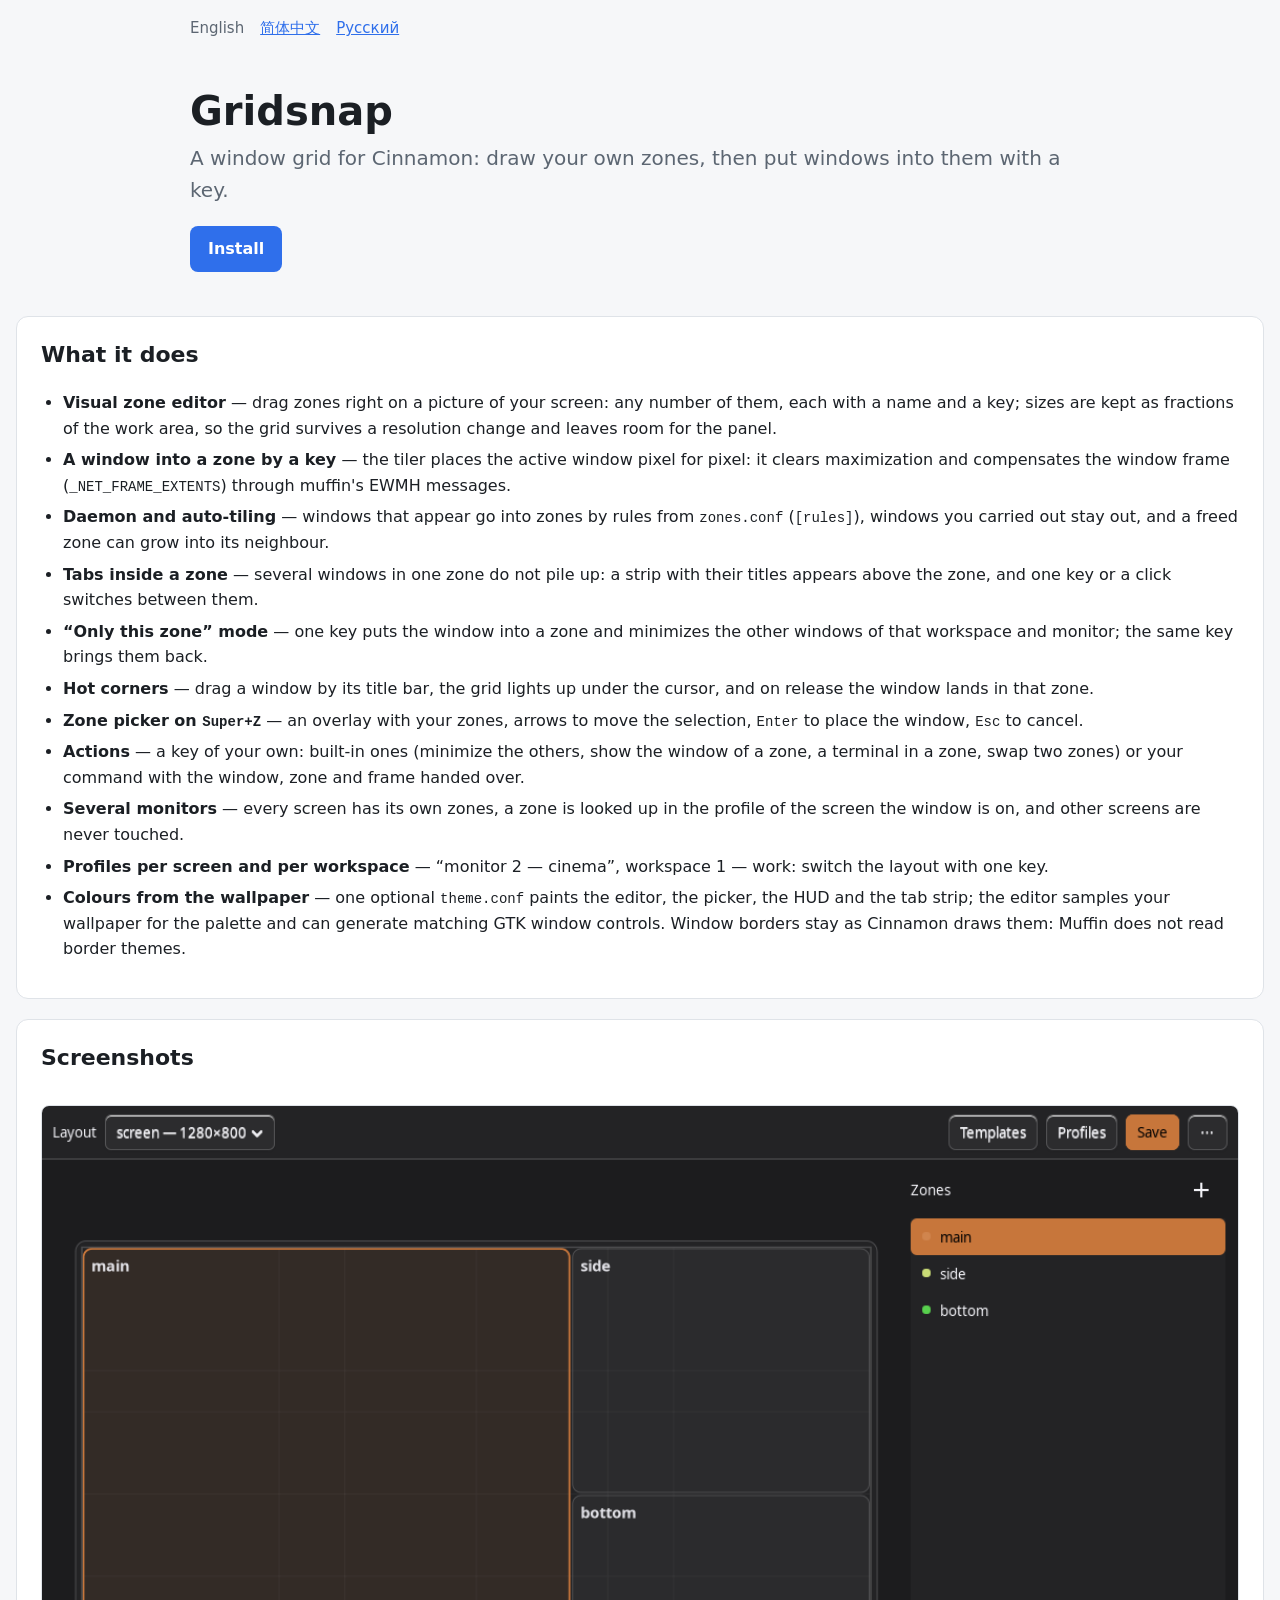
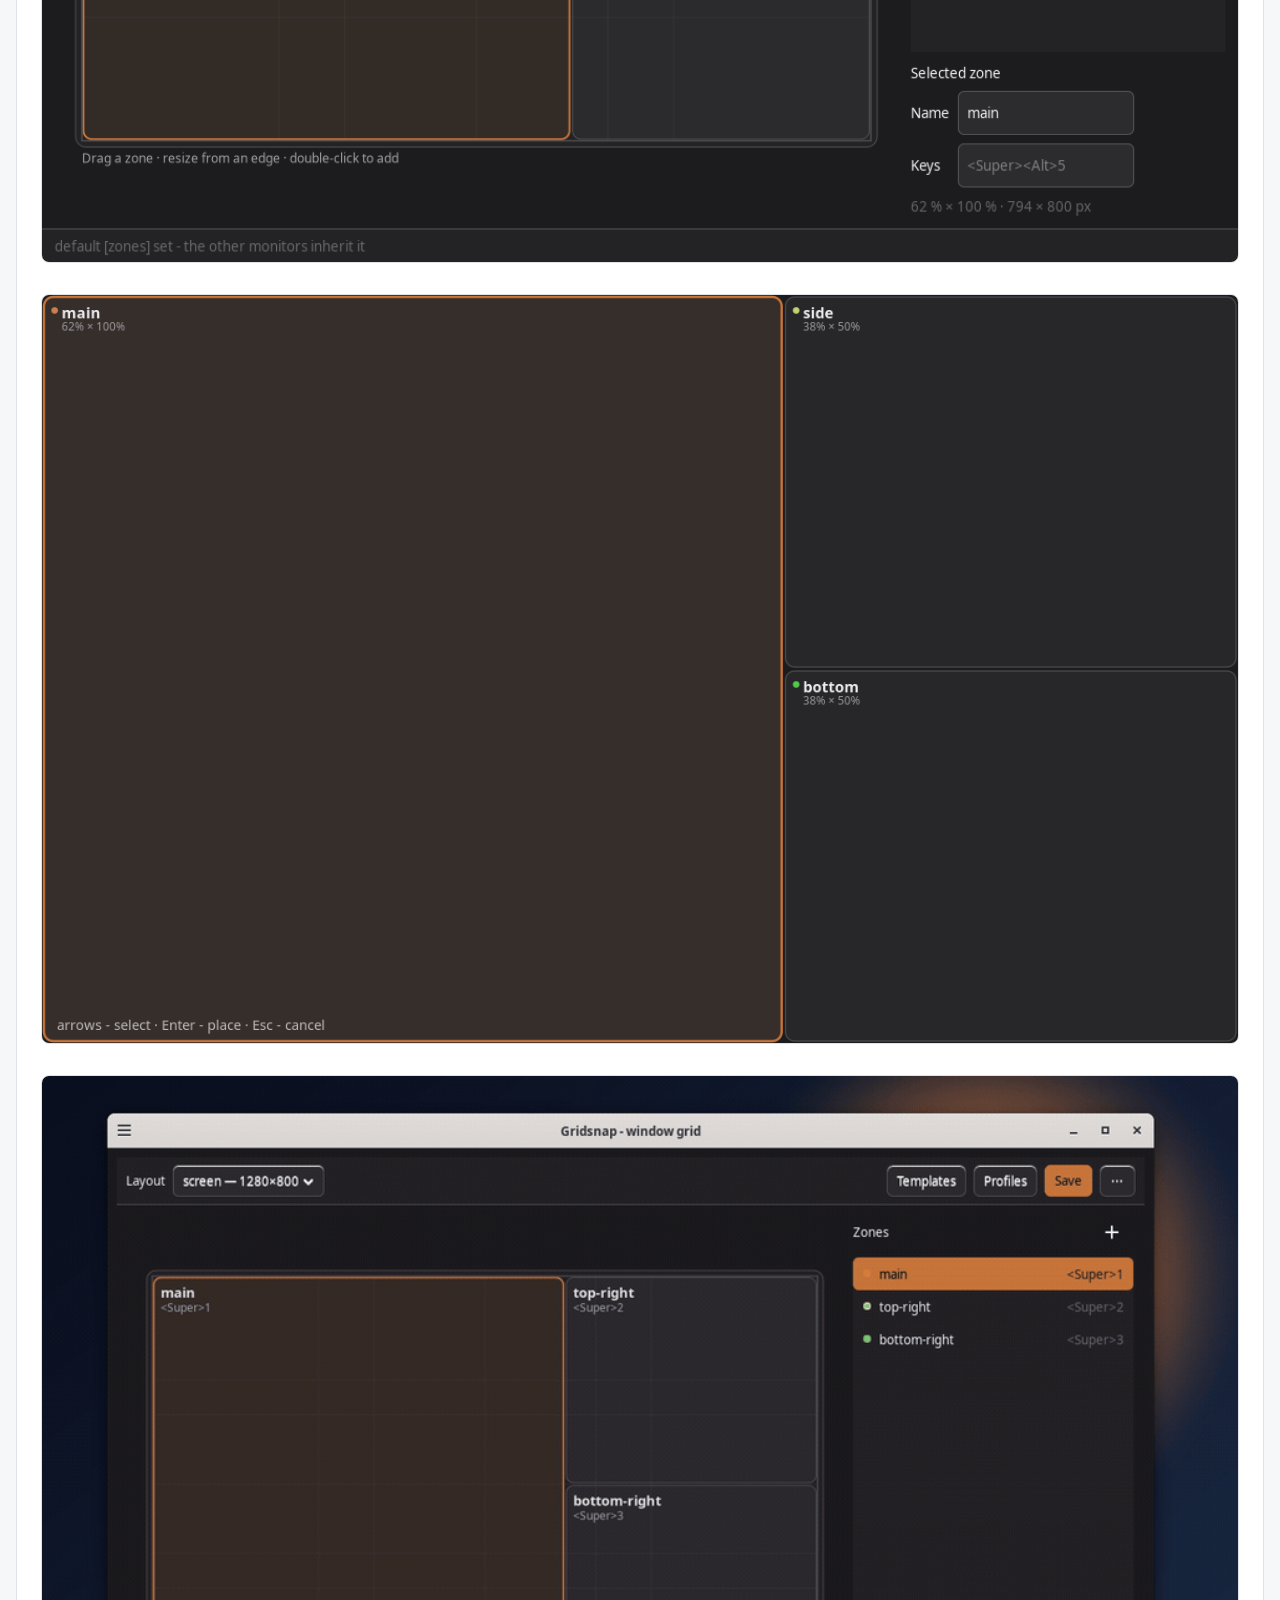
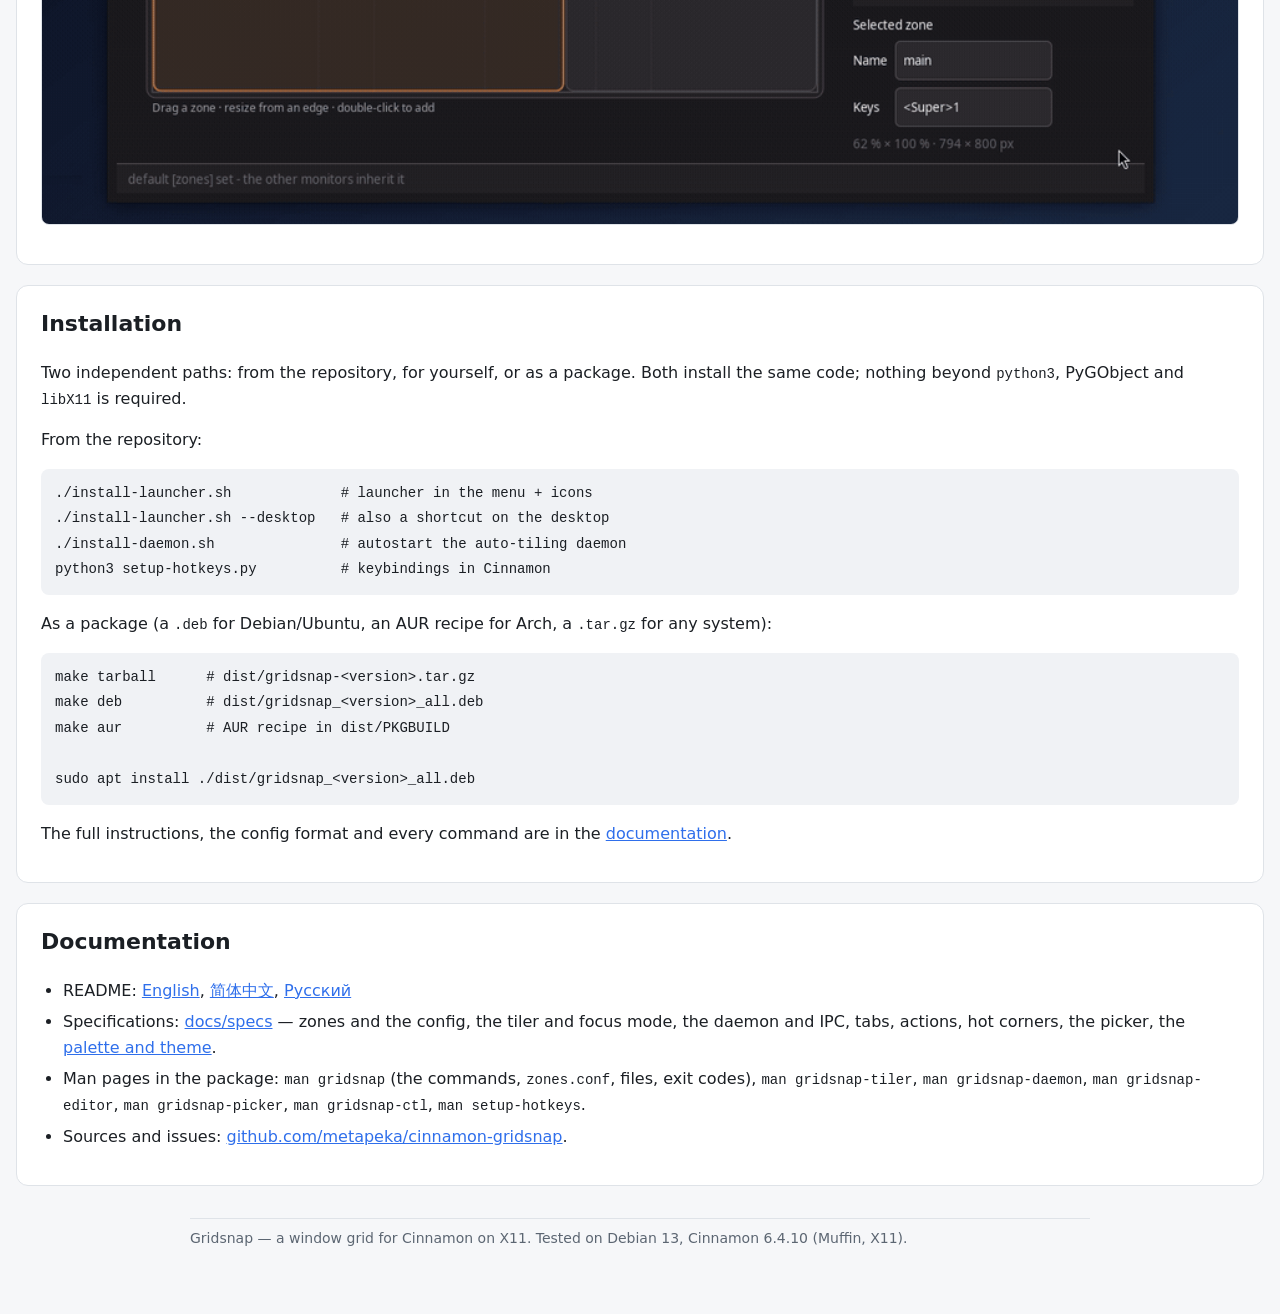
<file: site/index.html>
<!DOCTYPE html>
<html lang="en">
<head>
<meta charset="utf-8">
<meta name="viewport" content="width=device-width, initial-scale=1">
<title>Gridsnap — window zones for Cinnamon (X11)</title>
<meta name="description" content="A visual zone editor and window tiler for Cinnamon on X11: draw your own grid, put windows into zones with a hotkey, tabs inside a zone, hot corners, actions.">
<link rel="stylesheet" href="style.css">
</head>
<body>
<nav id="lang" aria-label="Language">
<span class="current" aria-current="page">English</span>
<a href="index.zh.html">简体中文</a>
<a href="index.ru.html">Русский</a>
</nav>
<header id="top">
<h1>Gridsnap</h1>
<p class="tagline">A window grid for Cinnamon: draw your own zones, then put windows into them with a key.</p>
<p><a class="button" href="#install">Install</a></p>
</header>
<section id="features">
<h2>What it does</h2>
<ul>
<li><strong>Visual zone editor</strong> — drag zones right on a picture of your screen: any number of them, each with a name and a key; sizes are kept as fractions of the work area, so the grid survives a resolution change and leaves room for the panel.</li>
<li><strong>A window into a zone by a key</strong> — the tiler places the active window pixel for pixel: it clears maximization and compensates the window frame (<code>_NET_FRAME_EXTENTS</code>) through muffin's EWMH messages.</li>
<li><strong>Daemon and auto-tiling</strong> — windows that appear go into zones by rules from <code>zones.conf</code> (<code>[rules]</code>), windows you carried out stay out, and a freed zone can grow into its neighbour.</li>
<li><strong>Tabs inside a zone</strong> — several windows in one zone do not pile up: a strip with their titles appears above the zone, and one key or a click switches between them.</li>
<li><strong>“Only this zone” mode</strong> — one key puts the window into a zone and minimizes the other windows of that workspace and monitor; the same key brings them back.</li>
<li><strong>Hot corners</strong> — drag a window by its title bar, the grid lights up under the cursor, and on release the window lands in that zone.</li>
<li><strong>Zone picker on <code>Super+Z</code></strong> — an overlay with your zones, arrows to move the selection, <code>Enter</code> to place the window, <code>Esc</code> to cancel.</li>
<li><strong>Actions</strong> — a key of your own: built-in ones (minimize the others, show the window of a zone, a terminal in a zone, swap two zones) or your command with the window, zone and frame handed over.</li>
<li><strong>Several monitors</strong> — every screen has its own zones, a zone is looked up in the profile of the screen the window is on, and other screens are never touched.</li>
<li><strong>Profiles per screen and per workspace</strong> — “monitor 2 — cinema”, workspace 1 — work: switch the layout with one key.</li>
<li><strong>Colours from the wallpaper</strong> — one optional <code>theme.conf</code> paints the editor, the picker, the HUD and the tab strip; the editor samples your wallpaper for the palette and can generate matching GTK window controls. Window borders stay as Cinnamon draws them: Muffin does not read border themes.</li>
</ul>
</section>
<section id="screenshots">
<h2>Screenshots</h2>
<img class="shot" src="assets/editor.png" alt="Zone editor: the screen with zones, the list of zones on the right">
<img class="shot" src="assets/picker.png" alt="Zone picker overlay: the grid with the selected zone highlighted">
<img class="shot" src="assets/demo.gif" alt="The editor placing a window into a zone">
</section>
<section id="install">
<h2>Installation</h2>
<p>Two independent paths: from the repository, for yourself, or as a package. Both install the same code; nothing beyond <code>python3</code>, PyGObject and <code>libX11</code> is required.</p>
<p>From the repository:</p>
<pre><code>./install-launcher.sh             # launcher in the menu + icons
./install-launcher.sh --desktop   # also a shortcut on the desktop
./install-daemon.sh               # autostart the auto-tiling daemon
python3 setup-hotkeys.py          # keybindings in Cinnamon</code></pre>
<p>As a package (a <code>.deb</code> for Debian/Ubuntu, an AUR recipe for Arch, a <code>.tar.gz</code> for any system):</p>
<pre><code>make tarball      # dist/gridsnap-&lt;version&gt;.tar.gz
make deb          # dist/gridsnap_&lt;version&gt;_all.deb
make aur          # AUR recipe in dist/PKGBUILD

sudo apt install ./dist/gridsnap_&lt;version&gt;_all.deb</code></pre>
<p>The full instructions, the config format and every command are in the <a href="#docs">documentation</a>.</p>
</section>
<section id="docs">
<h2>Documentation</h2>
<ul>
<li>README: <a href="https://github.com/metapeka/cinnamon-gridsnap/blob/main/README.md">English</a>,
<a href="https://github.com/metapeka/cinnamon-gridsnap/blob/main/README.zh.md">简体中文</a>,
<a href="https://github.com/metapeka/cinnamon-gridsnap/blob/main/README.ru.md">Русский</a></li>
<li>Specifications: <a href="https://github.com/metapeka/cinnamon-gridsnap/tree/main/docs/specs">docs/specs</a> —
zones and the config, the tiler and focus mode, the daemon and IPC, tabs, actions, hot corners, the
picker, the <a href="https://github.com/metapeka/cinnamon-gridsnap/blob/main/docs/specs/theme.md">palette
and theme</a>.</li>
<li>Man pages in the package: <code>man gridsnap</code> (the commands, <code>zones.conf</code>, files, exit codes),
<code>man gridsnap-tiler</code>, <code>man gridsnap-daemon</code>, <code>man gridsnap-editor</code>,
<code>man gridsnap-picker</code>, <code>man gridsnap-ctl</code>, <code>man setup-hotkeys</code>.</li>
<li>Sources and issues: <a href="https://github.com/metapeka/cinnamon-gridsnap">github.com/metapeka/cinnamon-gridsnap</a>.</li>
</ul>
</section>
<footer>Gridsnap — a window grid for Cinnamon on X11. Tested on Debian 13, Cinnamon 6.4.10 (Muffin, X11).</footer>
</body>
</html>
</file>
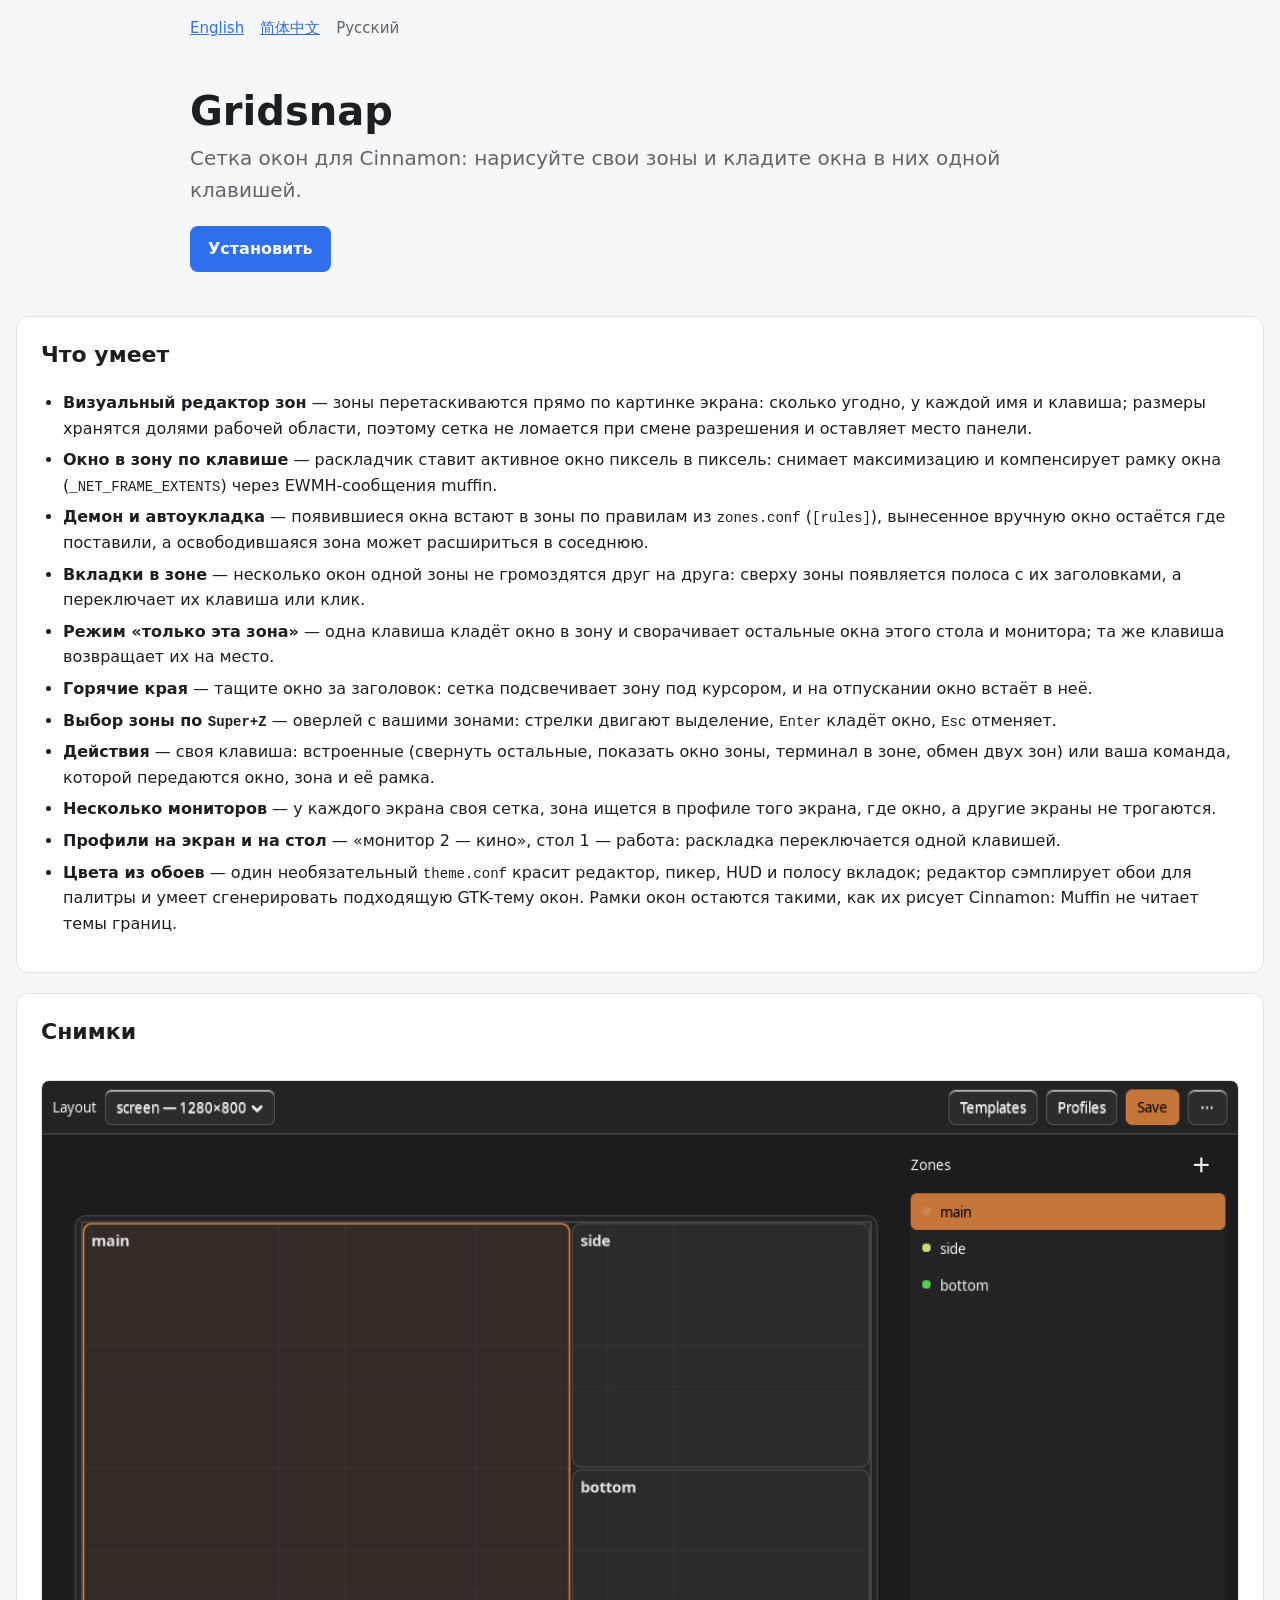
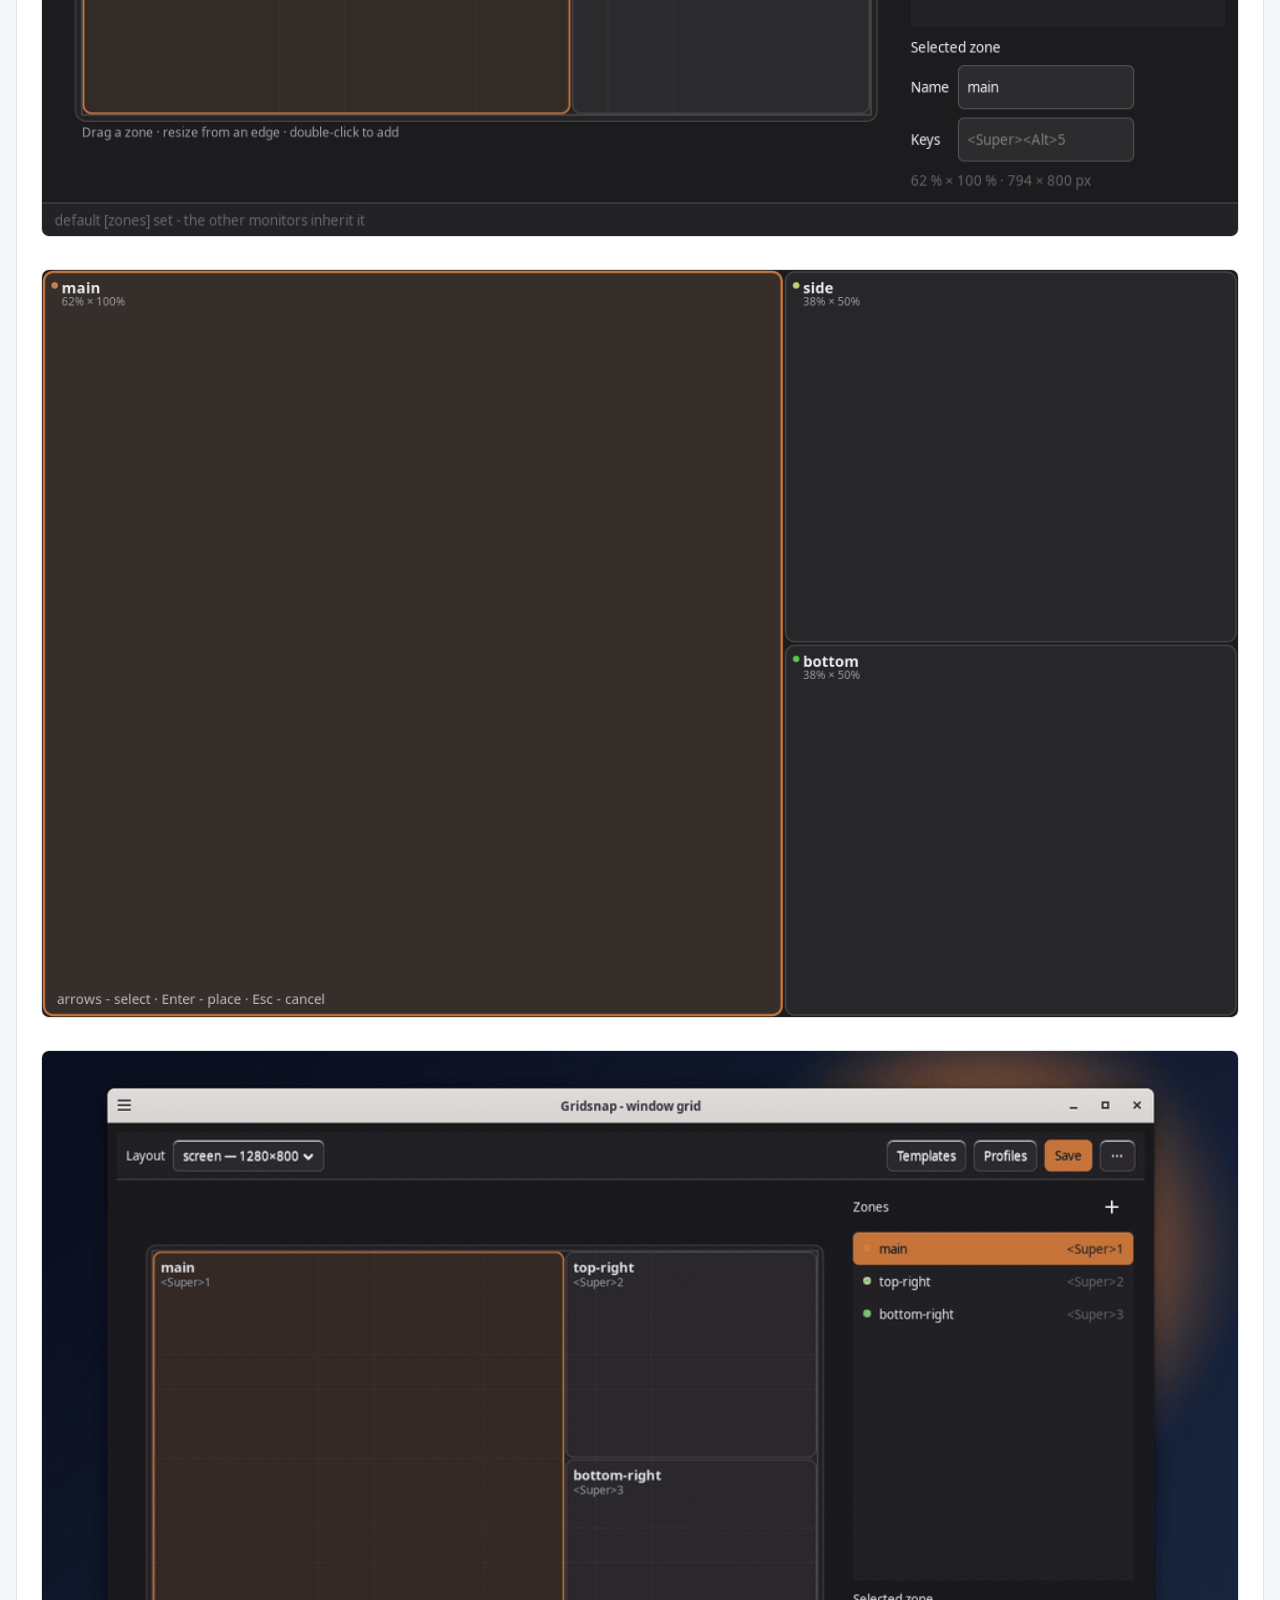
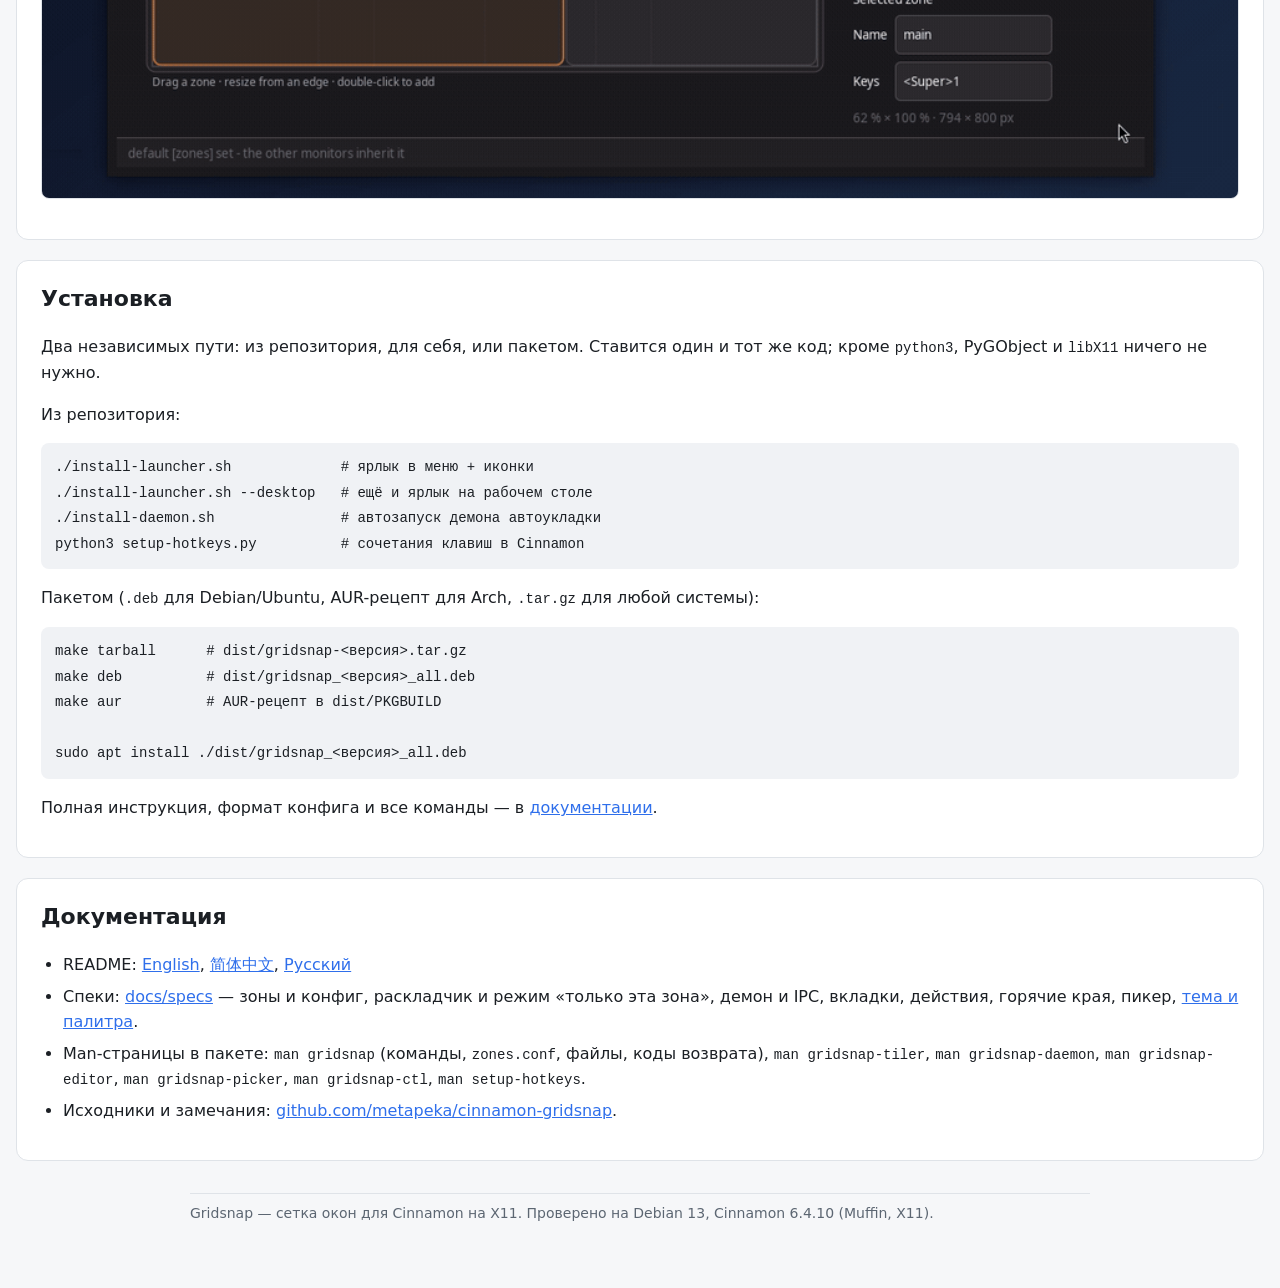
<file: site/index.ru.html>
<!DOCTYPE html>
<html lang="ru">
<head>
<meta charset="utf-8">
<meta name="viewport" content="width=device-width, initial-scale=1">
<title>Gridsnap — зоны окон для Cinnamon (X11)</title>
<meta name="description" content="Визуальный редактор зон и раскладчик окон для Cinnamon на X11: своя сетка, окно в зону по клавише, вкладки в зоне, горячие края, действия.">
<link rel="stylesheet" href="style.css">
</head>
<body>
<nav id="lang" aria-label="Язык">
<a href="index.html">English</a>
<a href="index.zh.html">简体中文</a>
<span class="current" aria-current="page">Русский</span>
</nav>
<header id="top">
<h1>Gridsnap</h1>
<p class="tagline">Сетка окон для Cinnamon: нарисуйте свои зоны и кладите окна в них одной клавишей.</p>
<p><a class="button" href="#install">Установить</a></p>
</header>
<section id="features">
<h2>Что умеет</h2>
<ul>
<li><strong>Визуальный редактор зон</strong> — зоны перетаскиваются прямо по картинке экрана: сколько угодно, у каждой имя и клавиша; размеры хранятся долями рабочей области, поэтому сетка не ломается при смене разрешения и оставляет место панели.</li>
<li><strong>Окно в зону по клавише</strong> — раскладчик ставит активное окно пиксель в пиксель: снимает максимизацию и компенсирует рамку окна (<code>_NET_FRAME_EXTENTS</code>) через EWMH-сообщения muffin.</li>
<li><strong>Демон и автоукладка</strong> — появившиеся окна встают в зоны по правилам из <code>zones.conf</code> (<code>[rules]</code>), вынесенное вручную окно остаётся где поставили, а освободившаяся зона может расшириться в соседнюю.</li>
<li><strong>Вкладки в зоне</strong> — несколько окон одной зоны не громоздятся друг на друга: сверху зоны появляется полоса с их заголовками, а переключает их клавиша или клик.</li>
<li><strong>Режим «только эта зона»</strong> — одна клавиша кладёт окно в зону и сворачивает остальные окна этого стола и монитора; та же клавиша возвращает их на место.</li>
<li><strong>Горячие края</strong> — тащите окно за заголовок: сетка подсвечивает зону под курсором, и на отпускании окно встаёт в неё.</li>
<li><strong>Выбор зоны по <code>Super+Z</code></strong> — оверлей с вашими зонами: стрелки двигают выделение, <code>Enter</code> кладёт окно, <code>Esc</code> отменяет.</li>
<li><strong>Действия</strong> — своя клавиша: встроенные (свернуть остальные, показать окно зоны, терминал в зоне, обмен двух зон) или ваша команда, которой передаются окно, зона и её рамка.</li>
<li><strong>Несколько мониторов</strong> — у каждого экрана своя сетка, зона ищется в профиле того экрана, где окно, а другие экраны не трогаются.</li>
<li><strong>Профили на экран и на стол</strong> — «монитор 2 — кино», стол 1 — работа: раскладка переключается одной клавишей.</li>
<li><strong>Цвета из обоев</strong> — один необязательный <code>theme.conf</code> красит редактор, пикер, HUD и полосу вкладок; редактор сэмплирует обои для палитры и умеет сгенерировать подходящую GTK-тему окон. Рамки окон остаются такими, как их рисует Cinnamon: Muffin не читает темы границ.</li>
</ul>
</section>
<section id="screenshots">
<h2>Снимки</h2>
<img class="shot" src="assets/editor.png" alt="Редактор зон: экран с зонами и список зон справа">
<img class="shot" src="assets/picker.png" alt="Оверлей выбора зоны: сетка с подсвеченной выбранной зоной">
<img class="shot" src="assets/demo.gif" alt="Редактор ставит окно в зону">
</section>
<section id="install">
<h2>Установка</h2>
<p>Два независимых пути: из репозитория, для себя, или пакетом. Ставится один и тот же код; кроме <code>python3</code>, PyGObject и <code>libX11</code> ничего не нужно.</p>
<p>Из репозитория:</p>
<pre><code>./install-launcher.sh             # ярлык в меню + иконки
./install-launcher.sh --desktop   # ещё и ярлык на рабочем столе
./install-daemon.sh               # автозапуск демона автоукладки
python3 setup-hotkeys.py          # сочетания клавиш в Cinnamon</code></pre>
<p>Пакетом (<code>.deb</code> для Debian/Ubuntu, AUR-рецепт для Arch, <code>.tar.gz</code> для любой системы):</p>
<pre><code>make tarball      # dist/gridsnap-&lt;версия&gt;.tar.gz
make deb          # dist/gridsnap_&lt;версия&gt;_all.deb
make aur          # AUR-рецепт в dist/PKGBUILD

sudo apt install ./dist/gridsnap_&lt;версия&gt;_all.deb</code></pre>
<p>Полная инструкция, формат конфига и все команды — в <a href="#docs">документации</a>.</p>
</section>
<section id="docs">
<h2>Документация</h2>
<ul>
<li>README: <a href="https://github.com/metapeka/cinnamon-gridsnap/blob/main/README.md">English</a>,
<a href="https://github.com/metapeka/cinnamon-gridsnap/blob/main/README.zh.md">简体中文</a>,
<a href="https://github.com/metapeka/cinnamon-gridsnap/blob/main/README.ru.md">Русский</a></li>
<li>Спеки: <a href="https://github.com/metapeka/cinnamon-gridsnap/tree/main/docs/specs">docs/specs</a> —
зоны и конфиг, раскладчик и режим «только эта зона», демон и IPC, вкладки, действия, горячие края,
пикер, <a href="https://github.com/metapeka/cinnamon-gridsnap/blob/main/docs/specs/theme.md">тема и палитра</a>.</li>
<li>Man-страницы в пакете: <code>man gridsnap</code> (команды, <code>zones.conf</code>, файлы, коды возврата),
<code>man gridsnap-tiler</code>, <code>man gridsnap-daemon</code>, <code>man gridsnap-editor</code>,
<code>man gridsnap-picker</code>, <code>man gridsnap-ctl</code>, <code>man setup-hotkeys</code>.</li>
<li>Исходники и замечания: <a href="https://github.com/metapeka/cinnamon-gridsnap">github.com/metapeka/cinnamon-gridsnap</a>.</li>
</ul>
</section>
<footer>Gridsnap — сетка окон для Cinnamon на X11. Проверено на Debian 13, Cinnamon 6.4.10 (Muffin, X11).</footer>
</body>
</html>
</file>
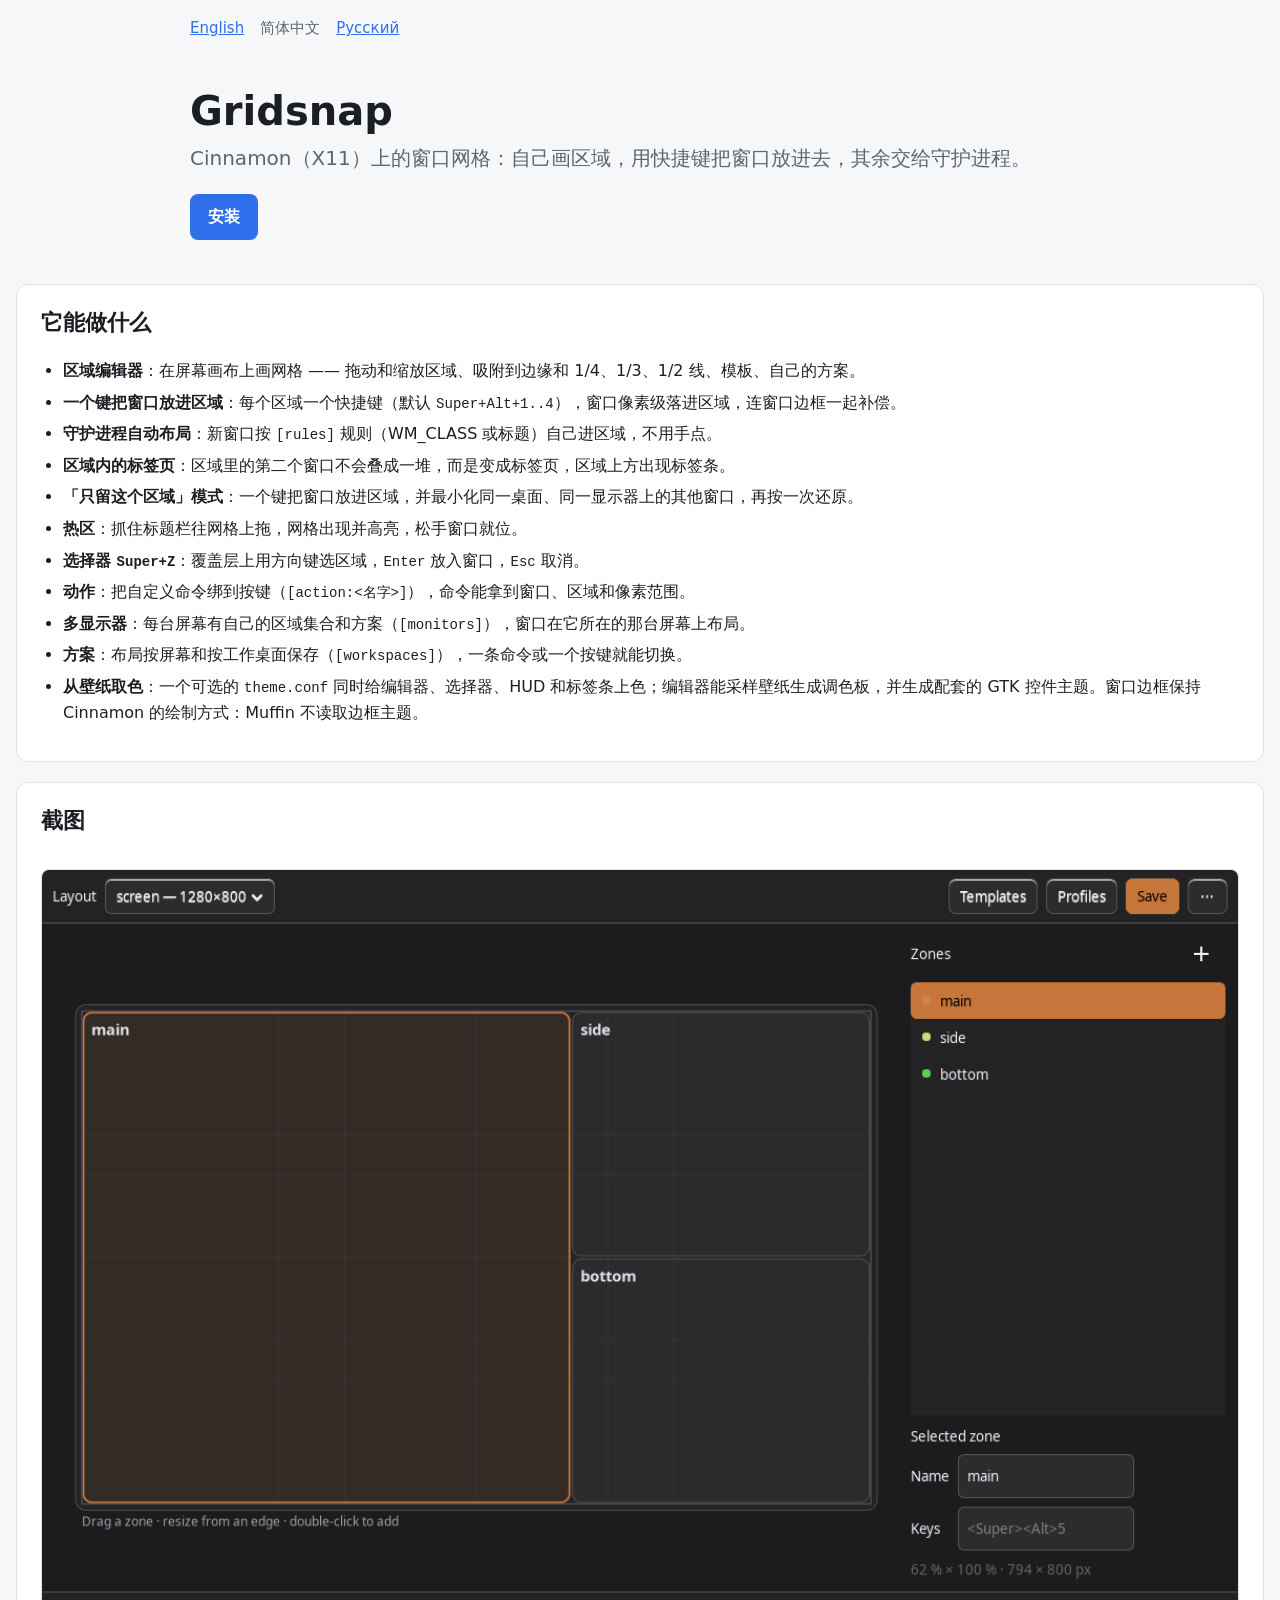
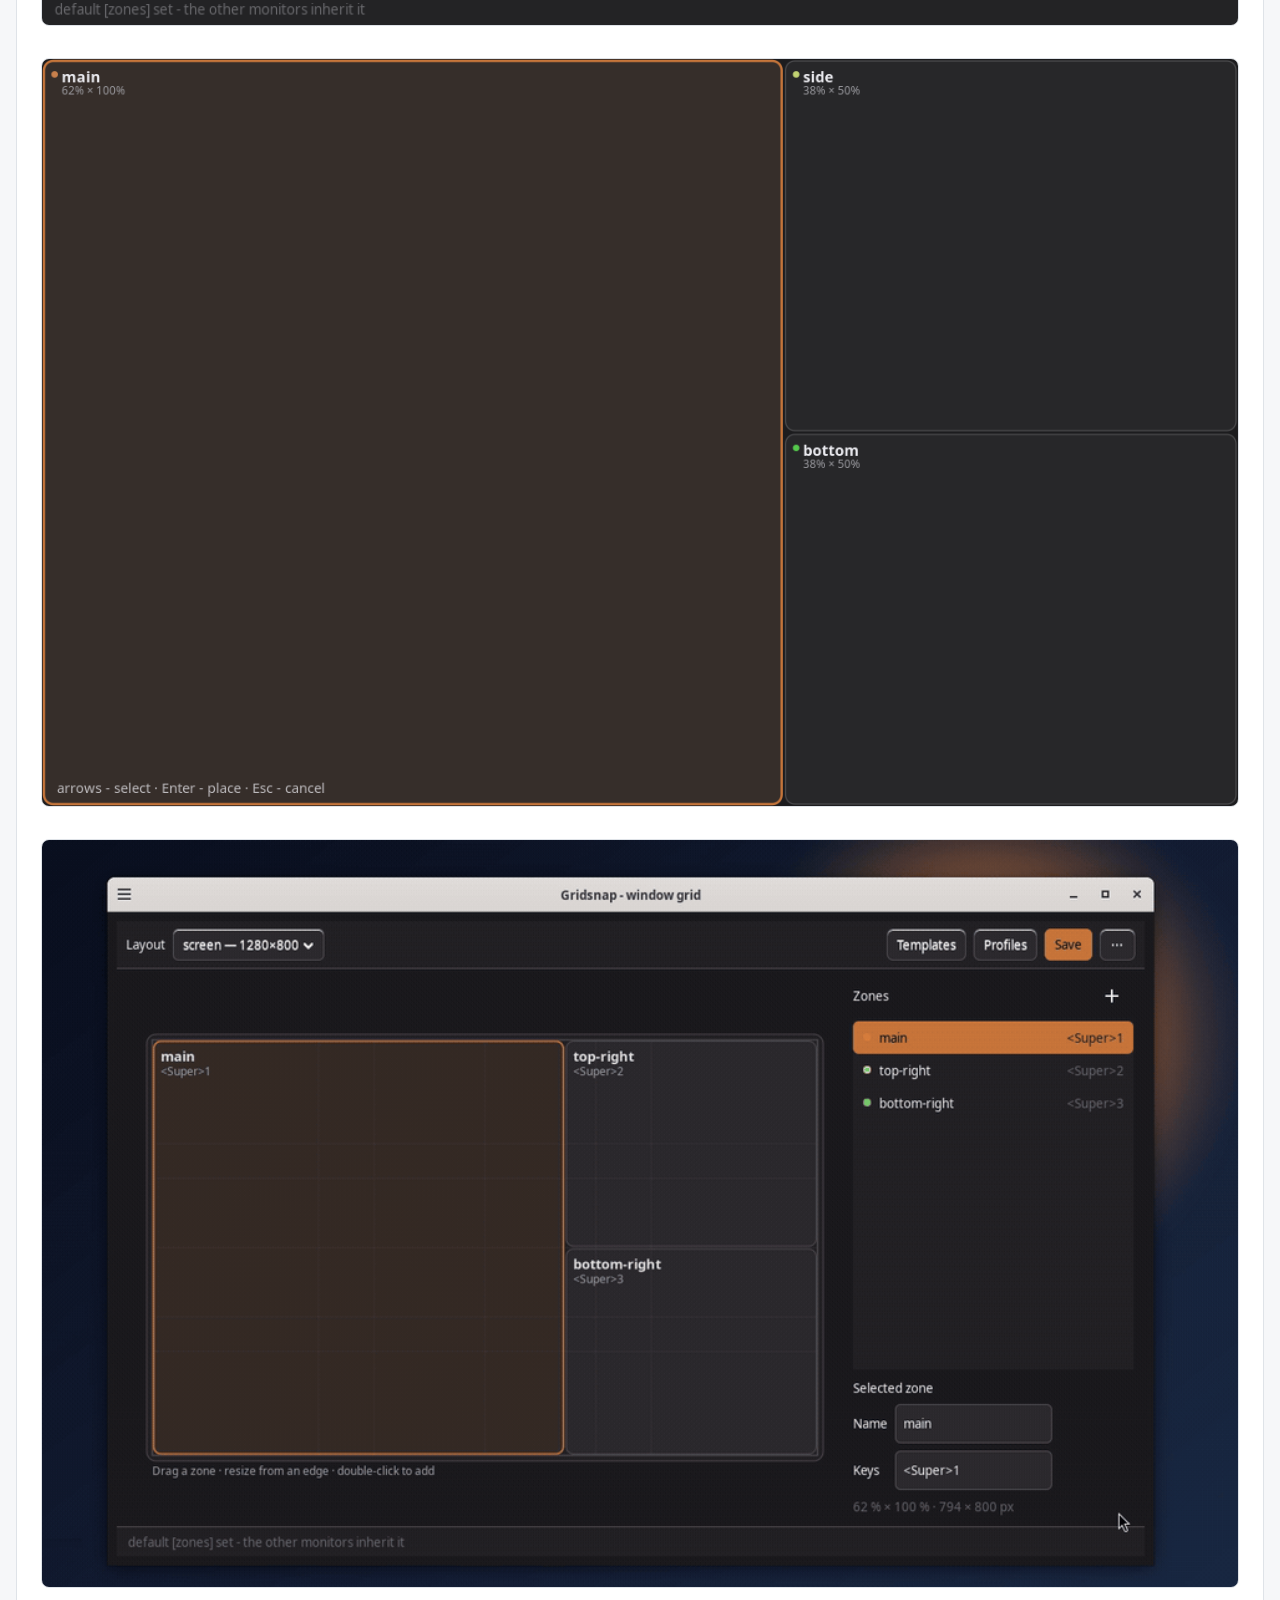
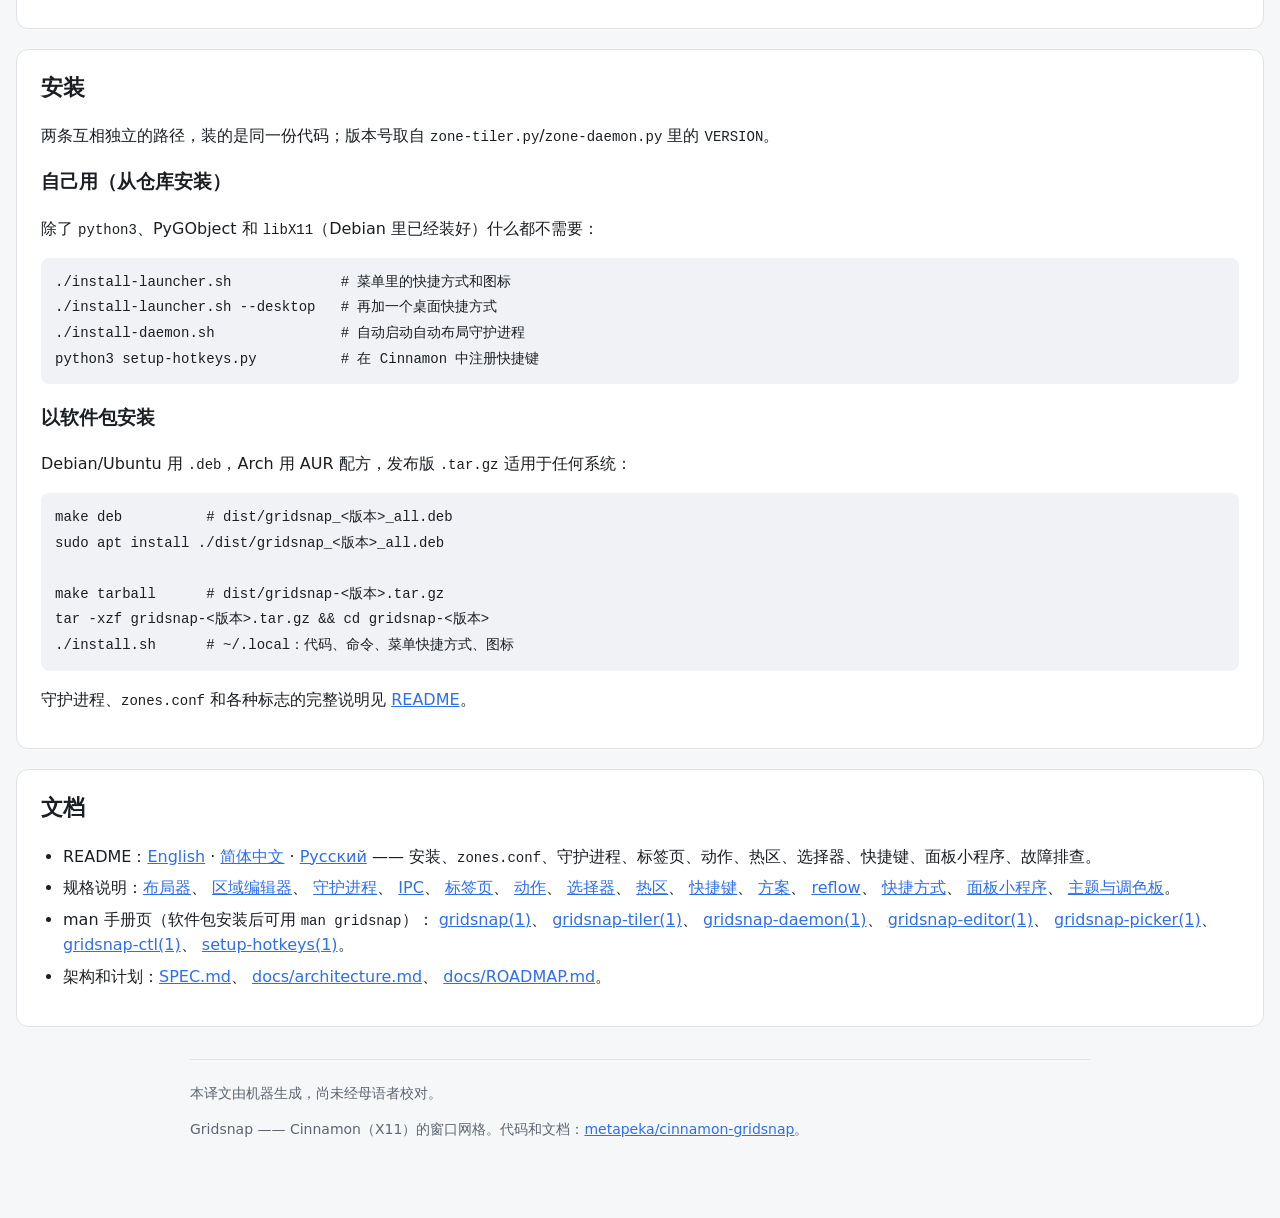
<file: site/index.zh.html>
<!DOCTYPE html>
<html lang="zh-Hans">
<head>
<meta charset="utf-8">
<meta name="viewport" content="width=device-width, initial-scale=1">
<title>Gridsnap —— Cinnamon（X11）的窗口网格</title>
<meta name="description" content="面向 X11 上 Cinnamon 的可视化区域编辑器与窗口布局工具：自己画网格、用快捷键把窗口放进区域、区域内标签页、热区、动作。">
<link rel="stylesheet" href="style.css">
</head>
<body>
<nav id="lang" aria-label="Language">
<a href="index.html">English</a>
<span class="current" aria-current="page">简体中文</span>
<a href="index.ru.html">Русский</a>
</nav>
<header id="top">
<h1>Gridsnap</h1>
<p class="tagline">Cinnamon（X11）上的窗口网格：自己画区域，用快捷键把窗口放进去，其余交给守护进程。</p>
<p><a class="button" href="#install">安装</a></p>
</header>
<section id="features">
<h2>它能做什么</h2>
<ul>
<li><strong>区域编辑器</strong>：在屏幕画布上画网格 —— 拖动和缩放区域、吸附到边缘和 1/4、1/3、1/2 线、模板、自己的方案。</li>
<li><strong>一个键把窗口放进区域</strong>：每个区域一个快捷键（默认 <code>Super+Alt+1..4</code>），窗口像素级落进区域，连窗口边框一起补偿。</li>
<li><strong>守护进程自动布局</strong>：新窗口按 <code>[rules]</code> 规则（WM_CLASS 或标题）自己进区域，不用手点。</li>
<li><strong>区域内的标签页</strong>：区域里的第二个窗口不会叠成一堆，而是变成标签页，区域上方出现标签条。</li>
<li><strong>「只留这个区域」模式</strong>：一个键把窗口放进区域，并最小化同一桌面、同一显示器上的其他窗口，再按一次还原。</li>
<li><strong>热区</strong>：抓住标题栏往网格上拖，网格出现并高亮，松手窗口就位。</li>
<li><strong>选择器 <code>Super+Z</code></strong>：覆盖层上用方向键选区域，<code>Enter</code> 放入窗口，<code>Esc</code> 取消。</li>
<li><strong>动作</strong>：把自定义命令绑到按键（<code>[action:&lt;名字&gt;]</code>），命令能拿到窗口、区域和像素范围。</li>
<li><strong>多显示器</strong>：每台屏幕有自己的区域集合和方案（<code>[monitors]</code>），窗口在它所在的那台屏幕上布局。</li>
<li><strong>方案</strong>：布局按屏幕和按工作桌面保存（<code>[workspaces]</code>），一条命令或一个按键就能切换。</li>
<li><strong>从壁纸取色</strong>：一个可选的 <code>theme.conf</code> 同时给编辑器、选择器、HUD 和标签条上色；编辑器能采样壁纸生成调色板，并生成配套的 GTK 控件主题。窗口边框保持 Cinnamon 的绘制方式：Muffin 不读取边框主题。</li>
</ul>
</section>
<section id="screenshots">
<h2>截图</h2>
<img class="shot" src="assets/editor.png" alt="区域编辑器：屏幕上的区域和右侧的区域列表">
<img class="shot" src="assets/picker.png" alt="区域选择浮层：网格中高亮显示选中的区域">
<img class="shot" src="assets/demo.gif" alt="编辑器把窗口放进区域">
</section>
<section id="install">
<h2>安装</h2>
<p>两条互相独立的路径，装的是同一份代码；版本号取自 <code>zone-tiler.py</code>/<code>zone-daemon.py</code> 里的 <code>VERSION</code>。</p>
<h3>自己用（从仓库安装）</h3>
<p>除了 <code>python3</code>、PyGObject 和 <code>libX11</code>（Debian 里已经装好）什么都不需要：</p>
<pre><code>./install-launcher.sh             # 菜单里的快捷方式和图标
./install-launcher.sh --desktop   # 再加一个桌面快捷方式
./install-daemon.sh               # 自动启动自动布局守护进程
python3 setup-hotkeys.py          # 在 Cinnamon 中注册快捷键</code></pre>
<h3>以软件包安装</h3>
<p>Debian/Ubuntu 用 <code>.deb</code>，Arch 用 AUR 配方，发布版 <code>.tar.gz</code> 适用于任何系统：</p>
<pre><code>make deb          # dist/gridsnap_&lt;版本&gt;_all.deb
sudo apt install ./dist/gridsnap_&lt;版本&gt;_all.deb

make tarball      # dist/gridsnap-&lt;版本&gt;.tar.gz
tar -xzf gridsnap-&lt;版本&gt;.tar.gz &amp;&amp; cd gridsnap-&lt;版本&gt;
./install.sh      # ~/.local：代码、命令、菜单快捷方式、图标</code></pre>
<p>守护进程、<code>zones.conf</code> 和各种标志的完整说明见 <a href="https://github.com/metapeka/cinnamon-gridsnap/blob/main/README.zh.md">README</a>。</p>
</section>
<section id="docs">
<h2>文档</h2>
<ul>
<li>README：<a href="https://github.com/metapeka/cinnamon-gridsnap/blob/main/README.md">English</a> ·
<a href="https://github.com/metapeka/cinnamon-gridsnap/blob/main/README.zh.md">简体中文</a> ·
<a href="https://github.com/metapeka/cinnamon-gridsnap/blob/main/README.ru.md">Русский</a> ——
安装、<code>zones.conf</code>、守护进程、标签页、动作、热区、选择器、快捷键、面板小程序、故障排查。</li>
<li>规格说明：<a href="https://github.com/metapeka/cinnamon-gridsnap/blob/main/docs/specs/zone-tiler.md">布局器</a>、
<a href="https://github.com/metapeka/cinnamon-gridsnap/blob/main/docs/specs/zone-editor.md">区域编辑器</a>、
<a href="https://github.com/metapeka/cinnamon-gridsnap/blob/main/docs/specs/daemon.md">守护进程</a>、
<a href="https://github.com/metapeka/cinnamon-gridsnap/blob/main/docs/specs/zone-ipc.md">IPC</a>、
<a href="https://github.com/metapeka/cinnamon-gridsnap/blob/main/docs/specs/zone-tabs.md">标签页</a>、
<a href="https://github.com/metapeka/cinnamon-gridsnap/blob/main/docs/specs/actions.md">动作</a>、
<a href="https://github.com/metapeka/cinnamon-gridsnap/blob/main/docs/specs/zone-picker.md">选择器</a>、
<a href="https://github.com/metapeka/cinnamon-gridsnap/blob/main/docs/specs/zone-hotcorners.md">热区</a>、
<a href="https://github.com/metapeka/cinnamon-gridsnap/blob/main/docs/specs/hotkeys.md">快捷键</a>、
<a href="https://github.com/metapeka/cinnamon-gridsnap/blob/main/docs/specs/profiles.md">方案</a>、
<a href="https://github.com/metapeka/cinnamon-gridsnap/blob/main/docs/specs/reflow.md">reflow</a>、
<a href="https://github.com/metapeka/cinnamon-gridsnap/blob/main/docs/specs/launcher.md">快捷方式</a>、
<a href="https://github.com/metapeka/cinnamon-gridsnap/blob/main/docs/specs/applet.md">面板小程序</a>、
<a href="https://github.com/metapeka/cinnamon-gridsnap/blob/main/docs/specs/theme.md">主题与调色板</a>。</li>
<li>man 手册页（软件包安装后可用 <code>man gridsnap</code>）：
<a href="https://github.com/metapeka/cinnamon-gridsnap/blob/main/man/gridsnap.1">gridsnap(1)</a>、
<a href="https://github.com/metapeka/cinnamon-gridsnap/blob/main/man/gridsnap-tiler.1">gridsnap-tiler(1)</a>、
<a href="https://github.com/metapeka/cinnamon-gridsnap/blob/main/man/gridsnap-daemon.1">gridsnap-daemon(1)</a>、
<a href="https://github.com/metapeka/cinnamon-gridsnap/blob/main/man/gridsnap-editor.1">gridsnap-editor(1)</a>、
<a href="https://github.com/metapeka/cinnamon-gridsnap/blob/main/man/gridsnap-picker.1">gridsnap-picker(1)</a>、
<a href="https://github.com/metapeka/cinnamon-gridsnap/blob/main/man/gridsnap-ctl.1">gridsnap-ctl(1)</a>、
<a href="https://github.com/metapeka/cinnamon-gridsnap/blob/main/man/setup-hotkeys.1">setup-hotkeys(1)</a>。</li>
<li>架构和计划：<a href="https://github.com/metapeka/cinnamon-gridsnap/blob/main/SPEC.md">SPEC.md</a>、
<a href="https://github.com/metapeka/cinnamon-gridsnap/blob/main/docs/architecture.md">docs/architecture.md</a>、
<a href="https://github.com/metapeka/cinnamon-gridsnap/blob/main/docs/ROADMAP.md">docs/ROADMAP.md</a>。</li>
</ul>
</section>
<footer>
<p>本译文由机器生成，尚未经母语者校对。</p>
<p>Gridsnap —— Cinnamon（X11）的窗口网格。代码和文档：<a href="https://github.com/metapeka/cinnamon-gridsnap">metapeka/cinnamon-gridsnap</a>。</p>
</footer>
</body>
</html>
</file>
<file: site/style.css>
/* Стиль страницы сайта GridSnap: один файл на три языка, без сборки и внешних ресурсов. */
:root {
    --bg: #f6f7f9;
    --card: #ffffff;
    --text: #1b1f24;
    --muted: #5c6672;
    --line: #dfe3e8;
    --accent: #2f6feb;
    --code-bg: #f0f2f5;
}

@media (prefers-color-scheme: dark) {
    :root {
        --bg: #14171c;
        --card: #1b1f26;
        --text: #e7eaee;
        --muted: #a2acb9;
        --line: #2b3138;
        --accent: #6fa1ff;
        --code-bg: #222831;
    }
}

* { box-sizing: border-box; }

body {
    margin: 0;
    padding: 0 16px 64px;
    background: var(--bg);
    color: var(--text);
    font: 16px/1.6 system-ui, -apple-system, "Segoe UI", Roboto, "Noto Sans", sans-serif;
}

main, nav, header, footer { max-width: 900px; margin: 0 auto; }

nav#lang {
    display: flex;
    gap: 16px;
    padding: 16px 0;
    font-size: 15px;
}

nav#lang .current { color: var(--muted); }

header#top { padding: 32px 0 8px; }

h1 { font-size: 40px; line-height: 1.15; margin: 0 0 8px; }

.tagline { font-size: 20px; color: var(--muted); margin: 0 0 20px; }

.button {
    display: inline-block;
    padding: 10px 18px;
    border-radius: 8px;
    background: var(--accent);
    color: #fff;
    text-decoration: none;
    font-weight: 600;
}

section {
    background: var(--card);
    border: 1px solid var(--line);
    border-radius: 12px;
    padding: 20px 24px;
    margin: 20px 0;
}

section h2 { margin-top: 0; font-size: 22px; }

ul { padding-left: 22px; }

li { margin: 6px 0; }

a { color: var(--accent); }

.shot { width: 100%; border: 1px solid var(--line); border-radius: 8px; margin: 12px 0; }

pre {
    background: var(--code-bg);
    border-radius: 8px;
    padding: 12px 14px;
    overflow-x: auto;
}

code { font-family: ui-monospace, SFMono-Regular, Menlo, Consolas, monospace; font-size: 14px; }

footer {
    color: var(--muted);
    font-size: 14px;
    padding-top: 8px;
    border-top: 1px solid var(--line);
    margin-top: 32px;
}
</file>
